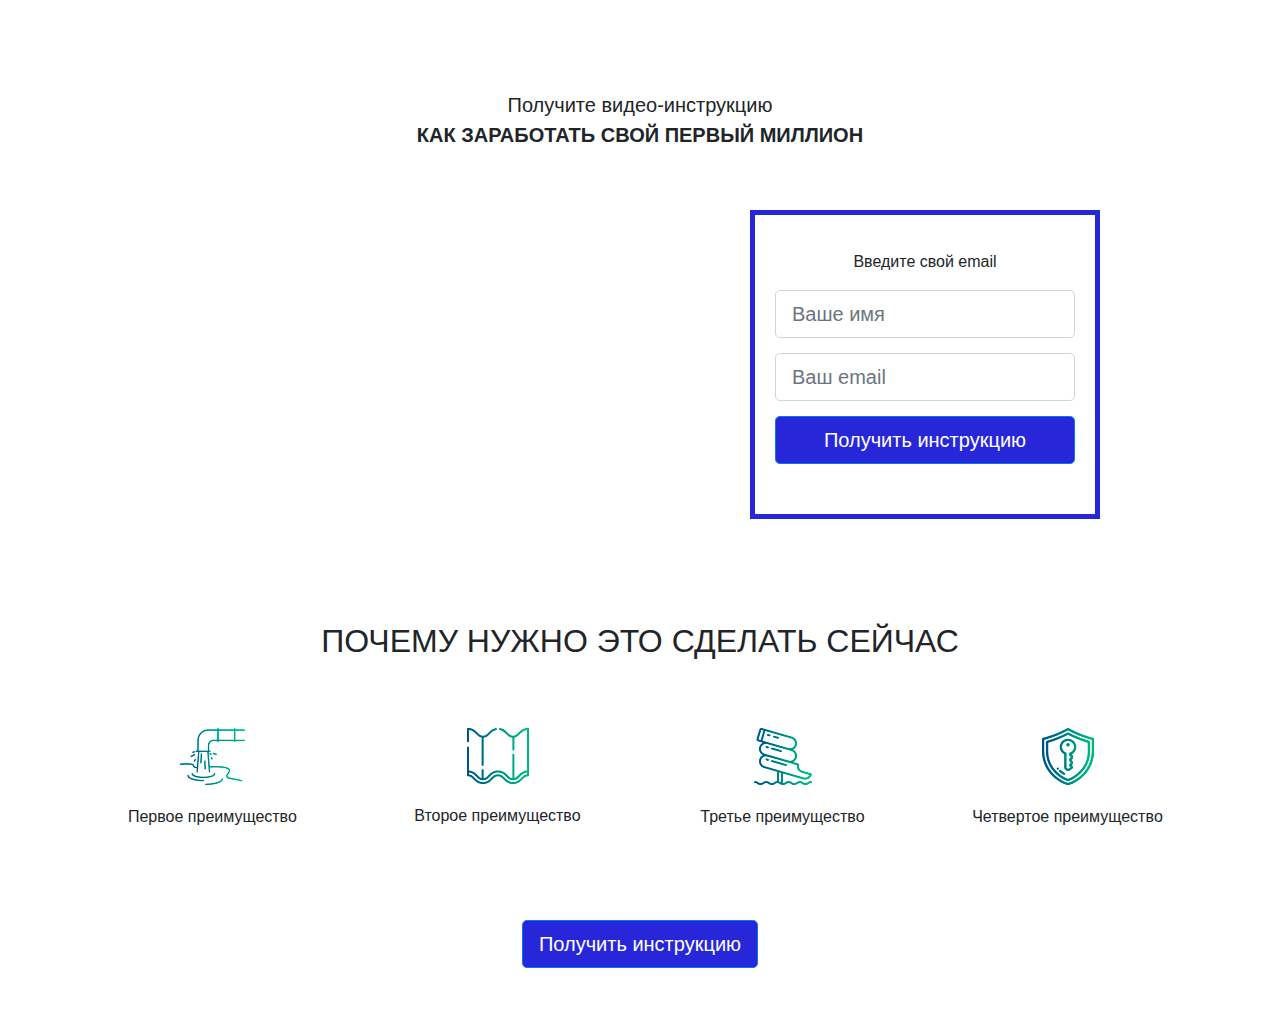
<file: lesson_12/index.html>
<!DOCTYPE html>
<html lang="en">

	<head>
		<meta charset="UTF-8" />
		<meta name="viewport" content="width=device-width, initial-scale=1.0" />
		<meta http-equiv="X-UA-Compatible" content="ie=edge" />
		<title>Мой первый сайт</title>
		<link rel="stylesheet" href="./css/bootstrap.css" />
		<link rel="stylesheet" href="./css/style.css" />
	</head>

	<body>
		<div class="section">
			<div class="container">
				<!-- Первый row(строка) под заголовок  -->
				<div class="row">
					<div class="col-lg-6 offset-lg-3  ">
						<h1 class="header text-center">
							<span> Получите видео-инструкцию</span>
							<strong class="text-uppercase">Как заработать свой
								первый миллион</strong>
						</h1>

					</div>
				</div>
				<!-- Второй (row) строка под видео и форму -->
				<div class="row">
					<div class="col-lg-6 offset-lg-1">
						<div class="video">
							<iframe width="100%" height="315"
								src="https://www.youtube.com/embed/53UnXy-V-WQ"
								frameborder="0"
								allow="accelerometer; autoplay; encrypted-media; gyroscope; picture-in-picture"
								allowfullscreen></iframe>
						</div>
					</div>
					<div class="col-lg-4   ">
						<div class="form">
							<p class="form-header text-center">
								Введите свой email
							</p>
							<form action="#">
								<input type="text"
									class="form-control  form-control-lg  "
									placeholder="Ваше имя">
								<input type="text"
									class="form-control form-control-lg"
									placeholder="Ваш email">
								<button
									class="btn btn-primary btn-lg btn-block form-btn">Получить
									инструкцию</button>
							</form>
						</div>
					</div>
				</div>
			</div>
		</div>

		<div class="section">
			<div class="container text-center">
				<!--row под заголовок секции  -->
				<div class="row">
					<div class="col-lg-12 col-xs-12 col-sm-12">
						<h2 class="section-header text-uppercase text-center">
							Почему нужно это сделать сейчас
						</h2>
					</div>
				</div>
				<!-- блок с преимуществами -->
				<div class="feature text-center">
					<div class="row">
						<div class="col-lg-3 col-md-6">
							<div class="feature-box">
								<img src="img/01.png" alt="1 преимущество">
								<p>Первое преимуществo</p>
							</div>
						</div>
						<div class="col-lg-3 col-md-6">
							<div class="feature-box">
								<img src="img/02.png" alt="2 преимущество">
								<p>Второе преимуществo</p>
							</div>
						</div>
						<div class="col-lg-3 col-md-6">
							<div class="feature-box">
								<img src="img/03.png" alt="3 преимущество">
								<p>Третье преимуществo</p>
							</div>
						</div>
						<div class="col-lg-3 col-md-6">
							<div class="feature-box">
								<img src="img/04.png" alt="4 преимущество">
								<p>Четвертое преимуществo</p>
							</div>
						</div>
					</div>
				</div>
				<!--кнопка получить инстркцию  -->
				<button
					class="btn btn-primary  btn-lg form-btn ">Получить
					инструкцию</button>

			</div>
		</div>



	</body>

</html>
</file>
<file: lesson_12/css/style.css>
.section {
    padding: 30px 0;

}

.header {
    font-size: 20px;
    line-height: 1.5;
    margin: 60px auto;
}

.header span {
    display: block;
}

.section-header .form-header
    {
    margin-bottom: 20px;
    font-size: 20px;
    font-weight: 900;
}

.form input {
    margin-bottom: 15px;
}

.form {
    border: 5px solid #2727d9;
    padding: 35px 20px;
}

.form-btn {
    margin: 15px auto;
    background-color: #2727d9;
}
.feature{
    margin: 60px auto;
}
.feature p{
    margin-top: 20px;
}
.video{
    margin-bottom: 30px;
}
</file>
